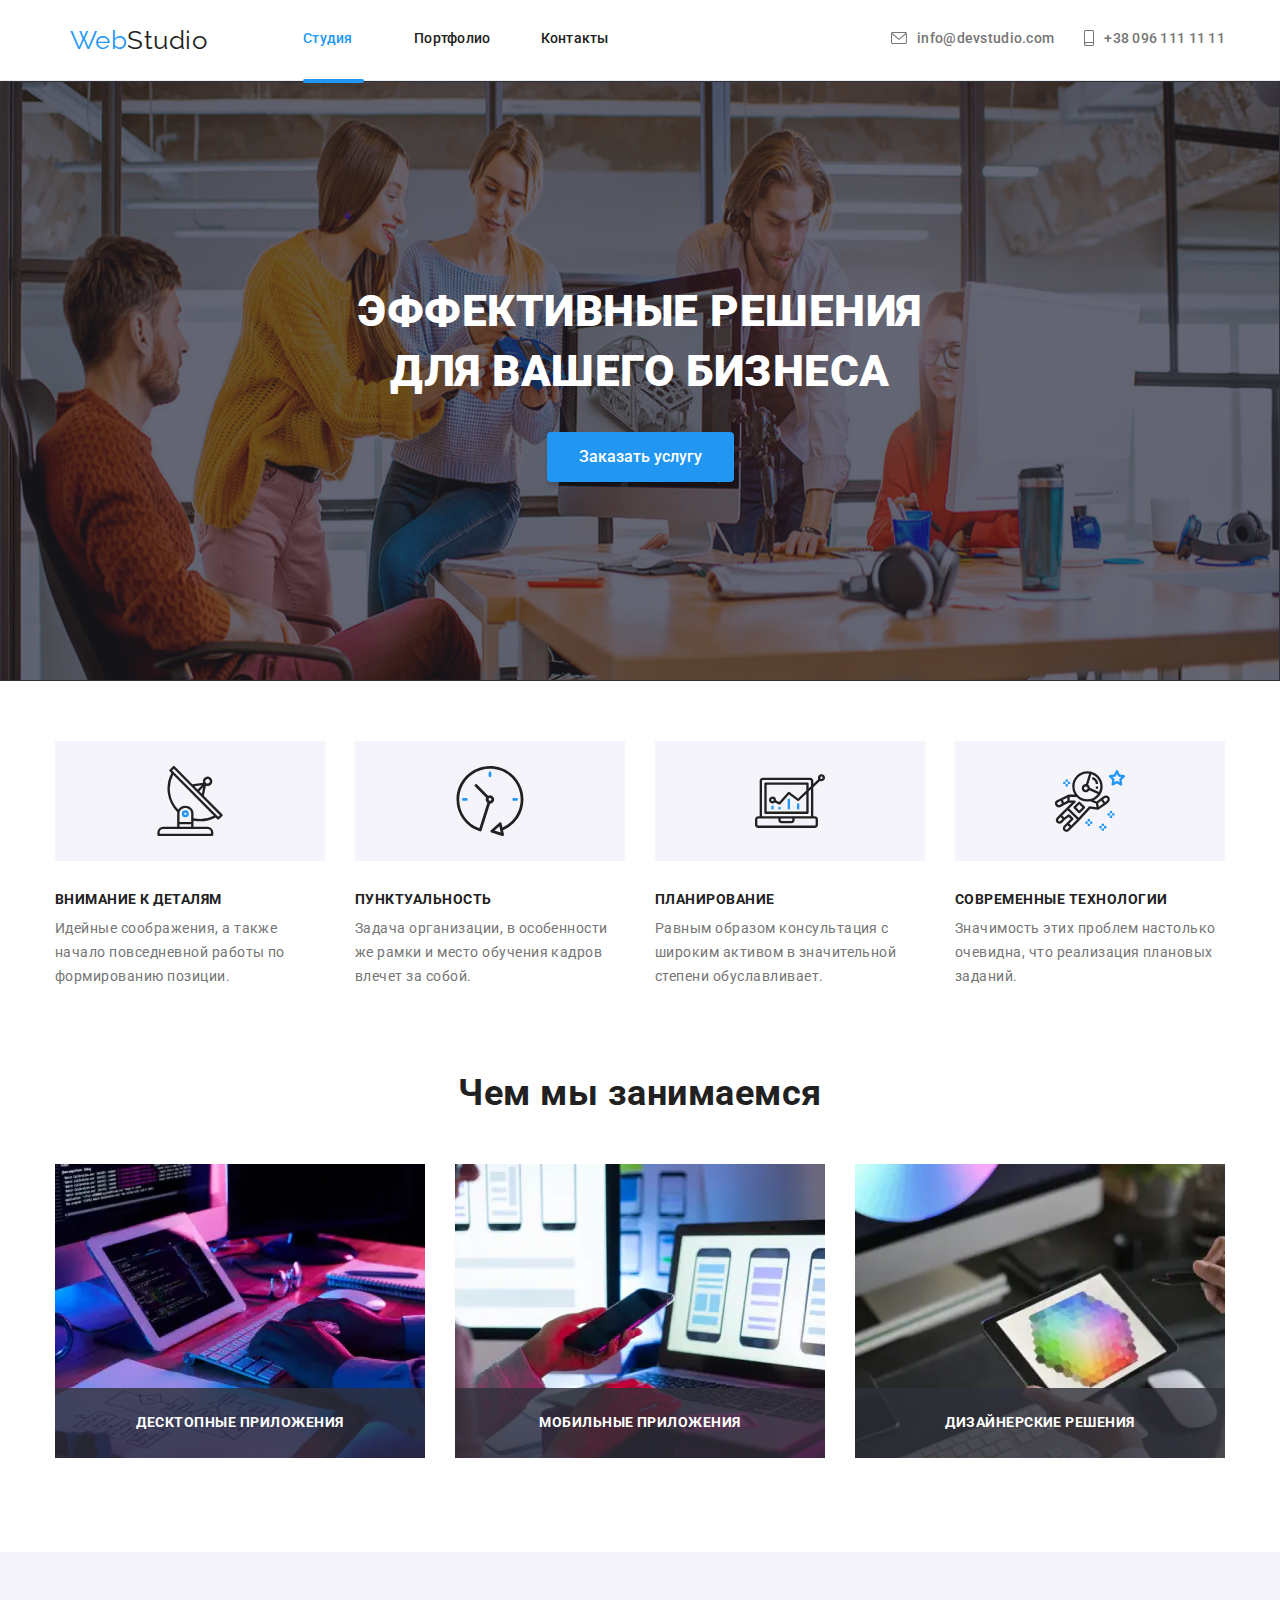
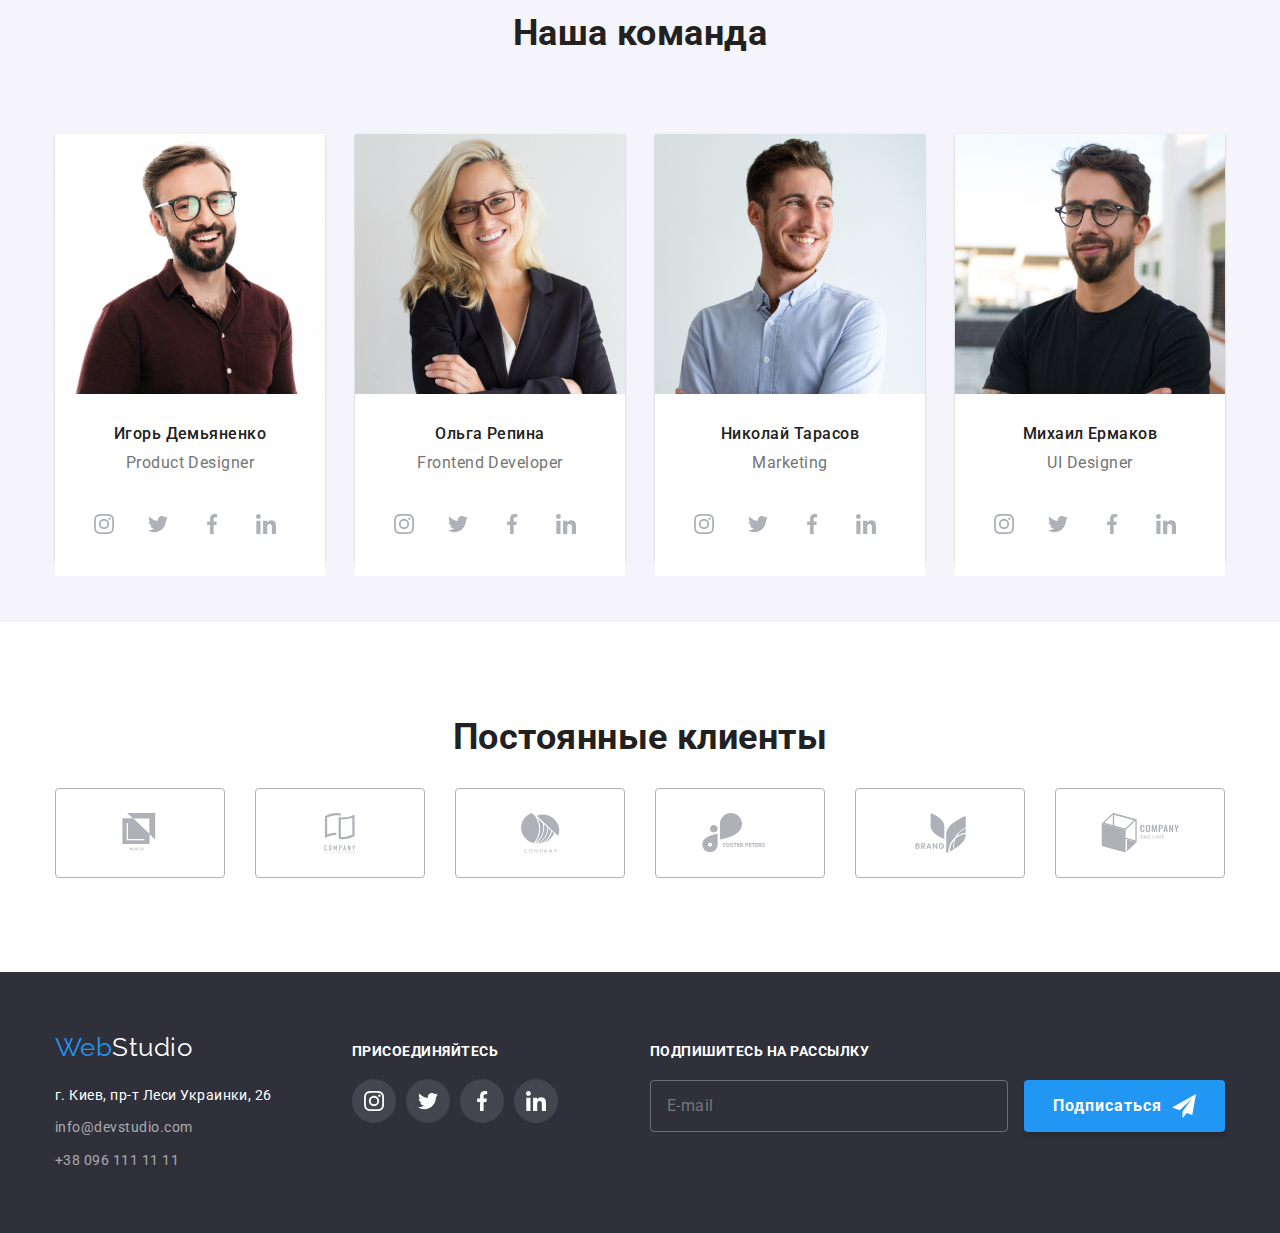
<file: index.html>
<!DOCTYPE html>
<html lang="ru">
    <head>
        <meta charset="UTF-8">
        <meta name="viewport" content="width=device-width, initial-scale=1.0">
        <title>Document</title>
        <link rel="preconnect" href="https://fonts.gstatic.com">
        <link rel="stylesheet" href="https://cdnjs.cloudflare.com/ajax/libs/animate.css/4.1.1/animate.min.css"/>
        <link href="https://fonts.googleapis.com/css2?family=Oleo+Script&family=Raleway:wght@700&family=Roboto:wght@400;500;700;900&display=swap" rel="stylesheet">
        <link rel="stylesheet" href="https://cdnjs.cloudflare.com/ajax/libs/modern-normalize/1.0.0/modern-normalize.min.css">
        <link rel="stylesheet" href="./css/main.min.css">
    </head>
    <body>
        <header class="header line">
            <div class="container">
                <nav class="site-nav">
                    <a href="./index.html" class="heder__logo logo" aria-label="логотип сайта" lang="en"><span class="logo-accent">Web</span>Studio</a>
                    <button type="button"
                     class="menu-button "
                     aria-expanded="false"
                     aria-controls="menu-container"
                    data-menu-button>
                    <svg width="40" height="40" aria-label="переключатель мобильного меню">
                        <use class="icon-cross"   href="./images/sprite.svg#icon-close_40px"></use>
                        <use class="icon-menu"  href="./images/sprite.svg#icon-menu_40px"></use>
                    </svg>
                    </button>
                    <div class="menu-container " id="menu-container" data-menu>
                        <div class="navigation">
                            <ul class="site-nav-list">
                                <li class="navigation__item"><a href="./index.html" class="site-nav-link current">Студия</a></li>
                                <li class="navigation__item"><a href="./portfolio.html" class="site-nav-link">Портфолио</a></li>
                                <li class="navigation__item"><a href="" class="site-nav-link">Контакты</a></li>
                            </ul>
                        </div>
                        <div class="contacts">
                            <ul class="site-nav-list-address">
                                <li class="contacts__item">
                                    <a href="info@devstudio.com" class="site-nav-link mail">
                                        <svg class="mail-svg" width="16px" height="12px">
                                            <use href="./images/sprite.svg#icon-envelope-hover"></use>
                                        </svg>
                                    info@devstudio.com </a>
                                </li>
                                <li class="contacts__item">
                                    <a href="mailto:tel:+380961111111" class="site-nav-link number">
                                        <svg class="number-svg" width="10px" height="16px">
                                            <use href="./images/sprite.svg#icon-smartphone"></use>
                                        </svg>
                                    +38 096 111 11 11
                                    </a>
                                </li>
                            </ul>  
                        </div>
                    </div>
                </nav>
            </div>
        </header>
        
        <main>
            <section class="hero">
                <div class="container hero-box">
                    <h1 class="hero-title">ЭФФЕКТИВНЫЕ РЕШЕНИЯ <br> ДЛЯ ВАШЕГО БИЗНЕСА</h1>
                        <button type="button" class="button-one" data-modal-open>Заказать услугу</button>
                </div>
                
            </section>
            
            <section class="section-skills">
                <div class="container feature-item">
                    <ul class="feature-list">
                        <li class="item">
                            <div class="section-skills__background">
                                <svg width="70px" height="70px">
                                    <use href="./images/sprite.svg#icon-antenna-1"></use>
                                </svg>
                            </div>
                            <h2 class="section-title">Внимание к деталям</h2>
                            <p class="text">
                                Идейные соображения, а также начало повседневной работы по формированию позиции.
                            </p>
                        </li>
                        <li class="item">
                            <div class="section-skills__background">
                                <svg width="70px" height="70px">
                                    <use href="./images/sprite.svg#icon-clock-1-1"></use>
                                </svg>
                            </div>
                            <h2 class="section-title">Пунктуальность</h2>
                            <p class="text">
                                Задача организации, в особенности же рамки и место обучения кадров влечет за собой.  
                            </p>
                        </li> 
                        <li class="item">
                            <div class="section-skills__background">
                                <svg width="70px" height="70px">
                                    <use href="./images/sprite.svg#icon-diagram-1"></use>
                                </svg>
                            </div>
                            <h2 class="section-title">Планирование</h2>
                            <p class="text">
                                Равным образом консультация с широким активом в значительной степени обуславливает. 
                            </p>
                        </li>
                        <li class="item">
                            <div class="section-skills__background">
                                <svg width="70px" height="70px">
                                    <use href="./images/sprite.svg#icon-astronaut-1"></use>
                                </svg>
                            </div>
                            <h2 class="section-title">Современные технологии</h2>
                            <p class="text">
                                Значимость этих проблем настолько очевидна, что реализация плановых заданий.
                            </p>
                        </li>
                    </ul>
                </div>
            </section>
            <section class="section-images">
                <div class="container">
                    <h2 class="section-images-title">Чем мы занимаемся</h2>
                    <ul class="activity-list">
                        <li class="section-images-link">
                            <picture>
                                <source
                                    srcset="./images/img.1-1x.webp 1x, ./images/img.1-2x.webp"
                                     media="(min-width: 1200px)" type="image/webp">
                                <source 
                                    srcset="./images/img.1-1x.jpg 1x, ./images/img.1-2x.jpg"
                                     media="(min-width: 1200px)"> 
                                <img 
                                     src="./images/img.1.jpg" 
                                     alt="Десктопные приложения">
                                    
                            </picture>
                            
                            <p class="position">Десктопные приложения</p>
                        </li>
                        <li class="section-images-link">
                            <picture>
                                <source
                                    srcset="./images/img.2-1x.webp 1x, ./images/img.2-2x.webp"
                                     media="(min-width: 1200px)" type="image/webp">
                                <source 
                                    srcset="./images/img.2-1x.jpg 1x, ./images/img.2-2x.jpg"
                                     media="(min-width: 1200px)">
                                <img 
                                     src="./images/img.2.jpg" 
                                     alt="Мобильные приложения">
                                    
                            </picture>
                            
                            <p class="position">Мобильные приложения</p>
                        </li>
                        <li class="section-images-link">
                            <picture>
                                <source
                                srcset="./images/img.3-1x.webp 1x, ./images/img.3-2x.webp"
                                 media="(min-width: 1200px)" type="image/webp">
                            <source 
                                srcset="./images/img.3-1x.jpg 1x, ./images/img.3-2x.jpg"
                                 media="(min-width: 1200px)">
                                <img 
                                     src="./images/img.3.jpg"alt="Дизайнерские решения">
                                    
                            </picture>
                            
                            <p class="position">Дизайнерские решения</p>
                        </li>
                    </ul>  
                </div>
            </section> 
            <section class="section-team">
                <div class="container">
                    <h2 class="section-team-title">Наша команда</h2>
                    <ul class="team-list"> 
                        <li class="team-list-link">
                            <img class="section-team__img" 
                                     src="./images/img1-2х.jpg" 
                                     alt="Игорь Демьяненко">
                            
                            <div class="team-title-info" >
                                <h3 class="team-title-name">Игорь Демьяненко</h3>
                                <p class="team-title-skills">
                                    <span lang="en">Product Designer</span>
                                </p>
                                <ul class="team-icon">
                                    <li class="svg-list-link">
                                        <a href="" class="svg-list-item team"> 
                                            <svg class="svg-list-icon team">
                                                <use href="./images/sprite.svg#icon-instagram-2"></use>
                                            </svg>
                                        </a>
                                    </li>
                                    <li class="svg-list-link">
                                        <a href="" class="svg-list-item team"> 
                                            <svg class="svg-list-icon team">
                                                <use href="./images/sprite.svg#icon-twitter-1"></use>
                                            </svg>
                                        </a>
                                    </li>
                                    <li class="svg-list-link">
                                        <a href="" class="svg-list-item team"> 
                                            <svg class="svg-list-icon team">
                                                <use href="./images/sprite.svg#icon-facebook-1"></use>
                                            </svg >
                                        </a>
                                    </li>
                                    <li class="svg-list-link"> 
                                        <a href="" class="svg-list-item team"> 
                                            <svg class="svg-list-icon team">
                                                <use href="./images/sprite.svg#icon-linkedin-1"></use>
                                            </svg>
                                        </a>
                                    </li>  
                                </ul>
                            </div>
                        </li>
                        <li class="team-list-link">
                                <img class="section-team__img" 
                                     src="./images/img2-2х.jpg" 
                                     alt="Ольга Репина">
                            <div class="team-title-info" >
                                <h3 class="team-title-name">Ольга Репина</h3>
                                <p class="team-title-skills">
                                    <span lang="en">Frontend Developer</span>
                                </p>
                                <ul class="team-icon">
                                    <li class="svg-list-link">
                                        <a href="" class="svg-list-item team"> 
                                            <svg class="svg-list-icon team">
                                                <use href="./images/sprite.svg#icon-instagram-2"></use>
                                            </svg>
                                        </a>
                                    </li>
                                    <li class="svg-list-link">
                                        <a href="" class="svg-list-item team"> 
                                            <svg class="svg-list-icon team">
                                                <use href="./images/sprite.svg#icon-twitter-1"></use>
                                            </svg>
                                        </a>
                                    </li>
                                    <li class="svg-list-link">
                                        <a href="" class="svg-list-item team"> 
                                            <svg class="svg-list-icon team">
                                                <use href="./images/sprite.svg#icon-facebook-1"></use>
                                            </svg >
                                        </a>
                                    </li>
                                    <li class="svg-list-link"> 
                                        <a href="" class="svg-list-item team"> 
                                            <svg class="svg-list-icon team">
                                                <use href="./images/sprite.svg#icon-linkedin-1"></use>
                                            </svg>
                                        </a>
                                    </li>  
                                </ul>
                            </div>
                        </li>
                        <li class="team-list-link">
                            <img class="section-team__img" 
                            src="./images/img3-2х.jpg" 
                            alt="Николай Тарасов">
                            <div class="team-title-info" >
                                <h3 class="team-title-name">Николай Тарасов</h3>
                                <p class="team-title-skills">
                                    <span lang="en">Marketing</span>
                                </p>
                                <ul class="team-icon">
                                    <li class="svg-list-link">
                                        <a href="" class="svg-list-item team"> 
                                            <svg class="svg-list-icon team">
                                                <use href="./images/sprite.svg#icon-instagram-2"></use>
                                            </svg>
                                        </a>
                                    </li>
                                    <li class="svg-list-link">
                                        <a href="" class="svg-list-item team"> 
                                            <svg class="svg-list-icon team">
                                                <use href="./images/sprite.svg#icon-twitter-1"></use>
                                            </svg>
                                        </a>
                                    </li>
                                    <li class="svg-list-link">
                                        <a href="" class="svg-list-item team"> 
                                            <svg class="svg-list-icon team">
                                                <use href="./images/sprite.svg#icon-facebook-1"></use>
                                            </svg >
                                        </a>
                                    </li>
                                    <li class="svg-list-link"> 
                                        <a href="" class="svg-list-item team"> 
                                            <svg class="svg-list-icon team">
                                                <use href="./images/sprite.svg#icon-linkedin-1"></use>
                                            </svg>
                                        </a>
                                    </li>  
                                </ul>
                            </div>
                        </li>
                        <li  class="team-list-link">
                            <img class="section-team__img" 
                            src="./images/img4-2х.jpg" 
                            alt="Михаил Ермаков">
                            <div class="team-title-info">
                                <h3 class="team-title-name">Михаил Ермаков</h3>
                                <p class="team-title-skills">
                                    <span lang="en">UI Designer</span>
                                </p>
                                
                                <ul class="team-icon">
                                    <li class="svg-list-link">
                                        <a href="" class="svg-list-item team"> 
                                            <svg class="svg-list-icon team">
                                                <use href="./images/sprite.svg#icon-instagram-2"></use>
                                            </svg>
                                        </a>
                                    </li>
                                    <li class="svg-list-link">
                                        <a href="" class="svg-list-item team"> 
                                            <svg class="svg-list-icon team">
                                                <use href="./images/sprite.svg#icon-twitter-1"></use>
                                            </svg>
                                        </a>
                                    </li>
                                    <li class="svg-list-link">
                                        <a href="" class="svg-list-item team"> 
                                            <svg class="svg-list-icon team">
                                                <use href="./images/sprite.svg#icon-facebook-1"></use>
                                            </svg >
                                        </a>
                                    </li>
                                    <li class="svg-list-link"> 
                                        <a href="" class="svg-list-item team"> 
                                            <svg class="svg-list-icon team">
                                                <use href="./images/sprite.svg#icon-linkedin-1"></use>
                                            </svg>
                                        </a>
                                    </li>  
                                </ul>

                            </div>
                        </li>
                    </ul>
                </div>
            </section>
            <section class="customers">
                <div class="container">
                    <h2 class="section-customers-title">Постоянные клиенты</h2>
                    <ul class="customers-list">
                        <li class="customers-list-link">
                            <a href="" class="customers-list-item"> 
                                <svg class="customers-svg" width="45" height="50">
                                    <use href="./images/sprite.svg#icon-logo-1"></use>
                                </svg>
                            </a>
                        </li>
                        <li class="customers-list-link">
                            <a href="" class="customers-list-item"> 
                                <svg class="customers-svg" width="40" height="50">
                                    <use href="./images/sprite.svg#icon-logo-2"></use>
                                </svg>
                            </a>
                        </li>
                        <li class="customers-list-link">
                            <a href="" class="customers-list-item"> 
                                <svg class="customers-svg" width="41" height="43">
                                    <use href="./images/sprite.svg#icon-logo-3"></use>
                                </svg>
                            </a>
                        </li>
                        <li class="customers-list-link">
                            <a href="" class="customers-list-item"> 
                                <svg class="customers-svg" width="79.66" height="y">
                                    <use href="./images/sprite.svg#icon-logo-4"></use>
                                </svg>
                            </a>
                        </li>
                        <li class="customers-list-link">
                            <a href="" class="customers-list-item"> 
                                <svg class="customers-svg" width="59" height="47">
                                    <use href="./images/sprite.svg#icon-logo-5"></use>
                                </svg>
                            </a>
                        </li>
                        <li class="customers-list-link"> 
                            <a href="" class="customers-list-item"> 
                                <svg class="customers-svg" width="89px" height="46px">
                                    <use href="./images/sprite.svg#icon-logo-6"></use>
                                </svg>
                            </a>
                        </li>
                    </ul>
                </div>
            </section>
        </main>

        <footer class="footer">
            <div class="container">
                
                <address class="address-icon">
                    <div class="address-icon__contacts">
                        <a href="./index.html" class="logo" aria-label="логотип сайта" lang="en"><span class="logo-accent">Web</span><span class="footer-logo">Studio</span></a>
                        <ul class="footer-list-address">
                            <li class="footer-address">
                                <a href="https://goo.gl/maps/ttQcyeFYQjjGrUDe8" class="footer-list-link address">г. Киев, пр-т Леси Украинки, 26</a> 
                            </li>
                            <li class="footer-address">
                                <a href="mailto:info@devstudio.com" class="footer-list-link">info@devstudio.com</a>
                             </li>
                             <li class="footer-address">
                                <a href="tel:+380961111111" class="footer-list-link">+38 096 111 11 11</a>
                            </li>
                        </ul>
                    </div>
                    <div class="address-box">
                        <p class="join">Присоединяйтесь</p>
                        <ul class="svg-icon">
                            <li class="svg-list-link">
                                <a href="" class="svg-list-item"> 
                                    <svg class="svg-list-icon">
                                        <use href="./images/sprite.svg#icon-instagram-2"></use>
                                    </svg>
                                </a>
                            </li>
                            <li class="svg-list-link">
                                <a href="" class="svg-list-item"> 
                                    <svg class="svg-list-icon">
                                        <use href="./images/sprite.svg#icon-twitter-1"></use>
                                    </svg>
                                </a>
                            </li>
                            <li class="svg-list-link">
                                <a href="" class="svg-list-item"> 
                                    <svg class="svg-list-icon">
                                        <use href="./images/sprite.svg#icon-facebook-1"></use>
                                    </svg >
                                </a>
                            </li>
                            <li class="svg-list-link"> 
                                <a href="" class="svg-list-item"> 
                                    <svg class="svg-list-icon">
                                        <use href="./images/sprite.svg#icon-linkedin-1"></use>
                                    </svg>
                                </a>
                            </li>  
                        </ul>
                    </div>

                    <div class="footer-box">
                        <form class="footer-form">
                            <p class="footer-form-paragraph">Подпишитесь на рассылку</p>
                            <input type="email" name="email" id="email" class="e-mail" placeholder="E-mail">
                            <button type="submit" class="footer-form-button">Подписаться
                                <svg class="footer-form-icon" width="24px" height="24px">
                                    <use href="./images/sprite.svg#icon-icon-send"></use>
                                </svg>
                            </button>
                        </form>
                    </div>
                </address>
            </div>
        </footer>

        <div class="backdrop is-hidden" data-modal>
            <div class="modal animate__zoomIn">
                <button class="close-btn" data-modal-close>
                    <svg class="close-icon" width="18px" height="18px">
                        <use href="./images/sprite.svg#icon-close-black-18dp-2-1"></use>
                    </svg>
                </button>
                
                <div class="form">
                    <form action=""></form>
                        <h2 class="modal-title">Оставьте свои данные, мы вам перезвоним</h2>
                        <div>
                            <label for="name" class="form-label">
                                <span class="form-lable">Имя</span>
                                <span class="form-lable-svg">
                                    <input type="text" class="form-input" name="name" id="name"/>
                                    <svg class="form-svg" width="18px" height="18px">
                                        <use href="./images/sprite.svg#icon-person-black-18dp-1"></use>
                                    </svg>
                                </span>
                            </label>

                            <label for="tel" class="form-label">
                                <span class="form-lable">Телефон</span>
                                <span class="form-lable-svg">
                                    <input type="tel" class="form-input" name="phone" id="phone"/>
                                    <svg class="form-svg" width="18px" height="18px">
                                        <use href="./images/sprite.svg#icon-phone-black-18dp-1"></use>
                                    </svg>
                                </span>
                            </label>
                            
                        
                            <label for="mail" class="form-label">
                                <span class="form-lable">Почта</span>
                                <span class="form-lable-svg">
                                    <input type="email" class="form-input" name="mail" id="mail"/>
                                    <svg class="form-svg" width="18px" height="18px">
                                        <use href="./images/sprite.svg#icon-email-black-18dp-1-1"></use>
                                    </svg>
                                </span>
                            </label>
                            
                            
                       
                            <label class="form-label" for="comment">
                                <span class="form-lable">Комментарий</span>
                                <textarea class="form-input comment" name="comment" id="comment" rows="7" placeholder="Введите текст"></textarea>

                            </label>
                            
                        
                            <div class="form-label-checkbox">
                                <input type="checkbox" name="checkbox" value="check" id="agree"/>
                                <label class="form-label check" for="agree">
                                    Соглашаюсь с рассылкой и принимаю<a class="conditions">Условия договора</a>
                                </label>
                            </div>
                            
                            <button class="button-one form-button" type="submit">Отправить</button>
                        </div>
                    </form>

                </div>
            </div>
        </div>

        <script src="./js/modal.js"></script>
        <script src="./js/menu.js"></script>
    </body>
</html>
</file>
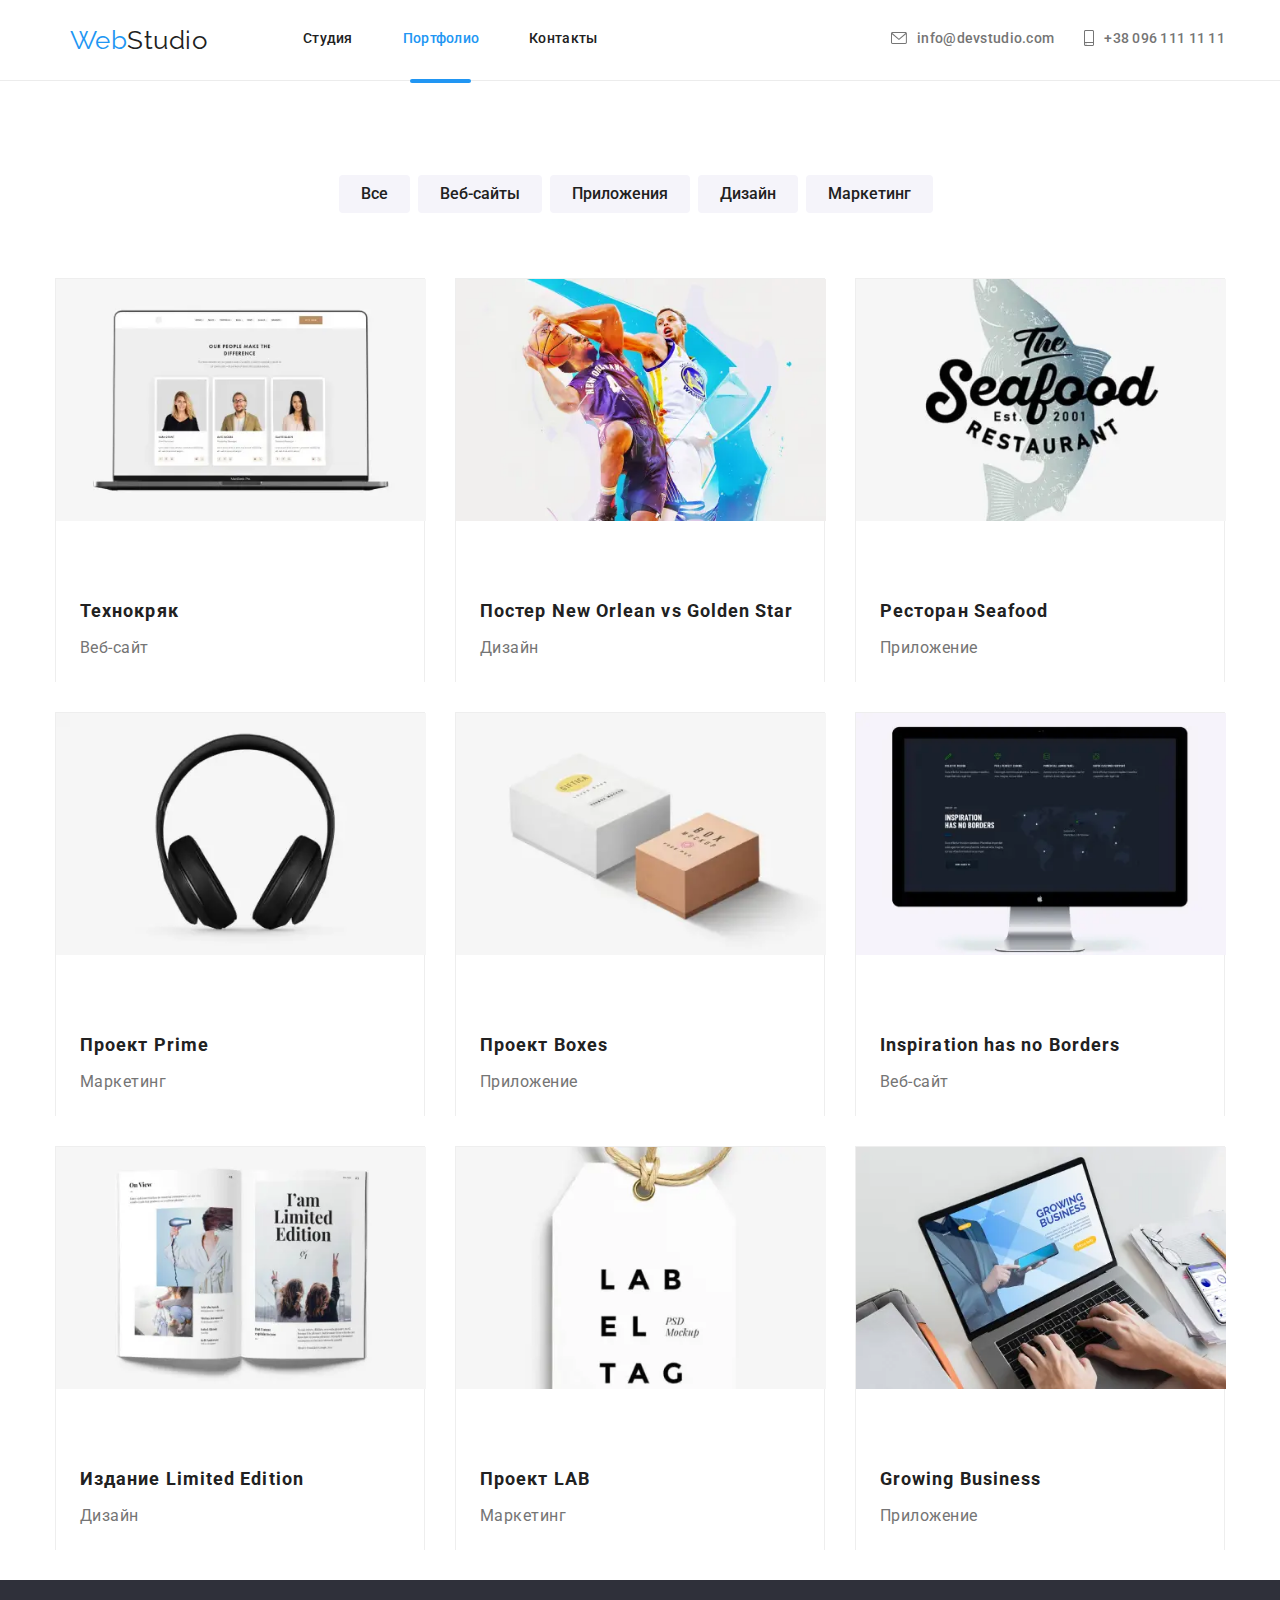
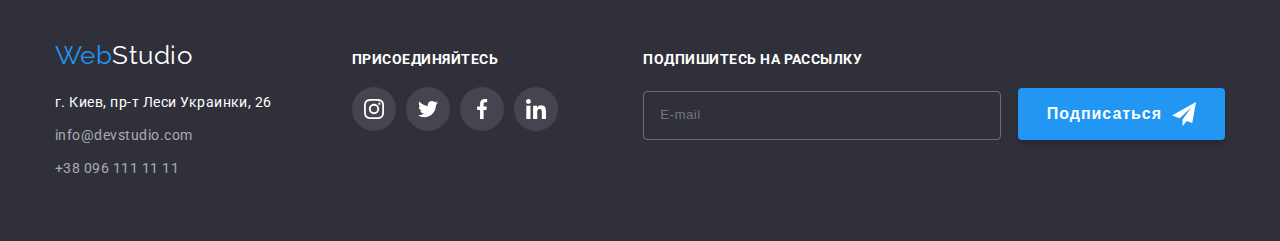
<file: portfolio.html>
<!DOCTYPE html>
<html lang="ru">
<head>
    <meta charset="UTF-8">
    <meta name="viewport" content="width=device-width, initial-scale=1.0">
    <title>Document</title>
    <link rel="preconnect" href="https://fonts.gstatic.com">
    <link href="https://fonts.googleapis.com/css2?family=Oleo+Script&family=Raleway:wght@700&family=Roboto:wght@400;500;700;900&display=swap" rel="stylesheet">
    <link href="https://cdnjs.cloudflare.com/ajax/libs/modern-normalize/1.0.0/modern-normalize.min.css">
    <link rel="stylesheet" href="./css/main.min.css">
</head>
<body>
    <header class="header line">
        <div class="container">
            <nav class="site-nav">
                <a href="./index.html" class="heder__logo logo" aria-label="логотип сайта" lang="en"><span class="logo-accent">Web</span>Studio</a>
                <button type="button"
                 class="menu-button "
                 aria-expanded="false"
                 aria-controls="menu-container"
                data-menu-button>
                <svg width="40" height="40" aria-label="переключатель мобильного меню">
                    <use class="icon-cross"   href="./images/sprite.svg#icon-close_40px"></use>
                    <use class="icon-menu"  href="./images/sprite.svg#icon-menu_40px"></use>
                </svg>
                </button>
                <div class="menu-container " id="menu-container" data-menu>
                    <div class="navigation">
                        <ul class="site-nav-list">
                            <li class="navigation__item"><a href="./index.html" class="site-nav-link ">Студия</a></li>
                            <li class="navigation__item"><a href="./portfolio.html" class="site-nav-link current">Портфолио</a></li>
                            <li class="navigation__item"><a href="" class="site-nav-link">Контакты</a></li>
                        </ul>
                    </div>
                    <div class="contacts">
                        <ul class="site-nav-list-address">
                            <li class="contacts__item">
                                <a href="info@devstudio.com" class="site-nav-link mail">
                                    <svg class="mail-svg" width="16px" height="12px">
                                        <use href="./images/sprite.svg#icon-envelope-hover"></use>
                                    </svg>
                                info@devstudio.com </a>
                            </li>
                            <li class="contacts__item">
                                <a href="mailto:tel:+380961111111" class="site-nav-link number">
                                    <svg class="number-svg" width="10px" height="16px">
                                        <use href="./images/sprite.svg#icon-smartphone"></use>
                                    </svg>
                                +38 096 111 11 11
                                </a>
                            </li>
                        </ul>  
                    </div>
                </div>
            </nav>
        </div>
    </header>
    <main>
        <section>
            <h1 hidden="tru">Портфолио</h1>
            <div class="container">
                <ul class="line-button">
                    <li>
                        <button type="button" class="line-button__portfolio button primary secondary">Все</button> 
                    </li>
                    <li>
                        <button type="button" class="line-button__portfolio button primary secondary"> Веб-сайты</button> 
                    </li>
                    <li>
                        <button type="button" class="line-button__portfolio button primary secondary">Приложения</button> 
                    </li>
                    <li>
                        <button type="button" class="line-button__portfolio button primary secondary">Дизайн</button> 
                    </li>
                    <li>
                        <button type="button" class="line-button__portfolio button primary secondary">Маркетинг</button>
                    </li>
                </ul>
                <ul class="flex-container">
                                    <li class="flex-element">
                                        <a href="" class="portfolio-list">
                                            <div class="portfolio-card">
                                                <picture>
                                                    <source 
                                                        srcset="./images/img11-1х.webp 1x, ./images/img11-2х.webp 2x"
                                                         media="(min-width: 480px)" type="image/webp">
                                                    <source 
                                                        srcset="./images/img11-1х.jpg 1x, ./images/img11-2х.jpg 2x"
                                                         media="(min-width: 480px)" >
                                                    <source 
                                                        srcset="./images/img11-t1x.webp 1x, ./images/img11-t2x.webp 2x"
                                                         media="(min-width: 768px)" type="image/webp">
                                                   <source 
                                                         srcset="./images/img11-t1x.jpg 1x, ./images/img11-t2x.jpg 2x"
                                                          media="(min-width: 768px)" >     
                                                    <source 
                                                        srcset="./images/img11.webp 1x, ./images/img11-d2x.webp"
                                                         media="(min-width: 1200px)" type="image/webp">
                                                    <source 
                                                        srcset="./images/img11.webp 1x, ./images/img11-d2x.webp 2x"
                                                         media="(min-width: 1200px)" >
                
                                                    <img src="images/img11.jpg" alt="Технокряк">
                                                        
                                                </picture>
                                                <p class="position-portfolio">Технокряк это современная площадка распространения коронавируса. Компании используют эту платформу для цифрового шпионажа и атак на защищённые сервера конкурентов.</p>
                                            </div>
                                            
                                            <div class="portfolio-info">
                                                <h2 class="force-name">Технокряк</h2>
                                                <p class="force-text">Веб-сайт</p>
                                            </div>
                                        </a>
                
                                    </li>
                
                                    <li class="flex-element">
                                        <a href="" class="portfolio-list">
                                            <div class="portfolio-card">
                                                <picture>
                                                    <source 
                                                        srcset="./images/img22-1х.webp 1x, ./images/img22-2х.webp 2x"
                                                         media="(min-width: 480px)" type="image/webp">
                                                    <source 
                                                        srcset="./images/img22-1х.jpg 1x, ./images/img22-2х.jpg 2x"
                                                         media="(min-width: 480px)" >
                                                    <source 
                                                        srcset="./images/img22-t1x.webp 1x, ./images/img22-t2x.webp 2x"
                                                         media="(min-width: 768px)" type="image/webp">
                                                   <source 
                                                         srcset="./images/img22-t1x.jpg 1x, ./images/img22-t2x.jpg 2x"
                                                          media="(min-width: 768px)" >     
                                                    <source 
                                                        srcset="./images/img22.webp 1x, ./images/img22-d2x.webp"
                                                         media="(min-width: 1200px)" type="image/webp">
                                                    <source 
                                                        srcset="./images/img22.webp 1x, ./images/img22-d2x.webp 2x"
                                                         media="(min-width: 1200px)" >
                                                <img src="images/img22.jpg" alt="Постер New Orlean vs Golden Star">                                      
                                                </picture>
                                                <p class="position-portfolio">Lorem ipsum dolor sit amet consectetur adipisicing elit. Sint iste laborum dignissimos omnis incidunt reprehenderit animi asperiores nulla quaerat expedita assumenda dolores, temporibus veritatis quam, aut eos? Fugit, eveniet eius.</p>
                                            </div>
                                            
                                            <div class="portfolio-info">
                                                <h2 class="force-name">Постер <span lang="en">New Orlean vs Golden Star</span></h2>
                                                <p class="force-text">Дизайн</p>
                                            </div>
                                        </a>
                                    </li>
                
                                    <li class="flex-element">
                                        <a href="" class="portfolio-list">
                                            <div class="portfolio-card">
                                                <picture>
                                                    <source 
                                                        srcset="./images/img33-1х.webp 1x, ./images/img33-2х.webp 2x"
                                                         media="(min-width: 480px)" type="image/webp">
                                                    <source 
                                                        srcset="./images/img33-1х.jpg 1x, ./images/img33-2х.jpg 2x"
                                                         media="(min-width: 480px)" >
                                                    <source 
                                                        srcset="./images/img33-t1x.webp 1x, ./images/img33-t2x.webp 2x"
                                                         media="(min-width: 768px)" type="image/webp">
                                                   <source 
                                                         srcset="./images/img33-t1x.jpg 1x, ./images/img33-t2x.jpg 2x"
                                                          media="(min-width: 768px)" >     
                                                    <source 
                                                        srcset="./images/img33.webp 1x, ./images/img33-d2x.webp"
                                                         media="(min-width: 1200px)" type="image/webp">
                                                    <source 
                                                        srcset="./images/img33.webp 1x, ./images/img33-d2x.webp 2x"
                                                         media="(min-width: 1200px)" >
                
                                                    <img src="images/img33.jpg" alt="Ресторан Seafood">                                      
                                                </picture>
                                                <p class="position-portfolio">Lorem ipsum dolor sit amet consectetur adipisicing elit. Nemo deserunt quia vitae tenetur dolor, debitis facilis, quod ad pariatur velit cumque magni. Eaque, facere explicabo unde fugit cum impedit excepturi!</p>
                                            </div>
                
                                            <div class="portfolio-info">
                                                <h2 class="force-name">Ресторан <span lang="en">Seafood</span></h2>
                                                <p class="force-text">Приложение</p>
                                            </div>
                                        </a>
                                    </li>
                                    <li class="flex-element">
                                        <a href="" class="portfolio-list">
                                            <div class="portfolio-card">
                                                <picture>
                                                    <source 
                                                        srcset="./images/img44-1х.webp 1x, ./images/img44-2х.webp 2x"
                                                         media="(min-width: 480px)" type="image/webp">
                                                    <source 
                                                        srcset="./images/img44-1х.jpg 1x, ./images/img44-2х.jpg 2x"
                                                         media="(min-width: 480px)" >
                                                    <source 
                                                        srcset="./images/img44-t1x.webp 1x, ./images/img44-t2x.webp 2x"
                                                         media="(min-width: 768px)" type="image/webp">
                                                   <source 
                                                         srcset="./images/img44-t1x.jpg 1x, ./images/img44-t2x.jpg 2x"
                                                          media="(min-width: 768px)" >     
                                                    <source 
                                                        srcset="./images/img44.webp 1x, ./images/img44-d2x.webp"
                                                         media="(min-width: 1200px)" type="image/webp">
                                                    <source 
                                                        srcset="./images/img44.webp 1x, ./images/img44-d2x.webp 2x"
                                                         media="(min-width: 1200px)" >
                
                                                    <img src="images/img44.jpg" alt="Проект Prime">                                      
                                                </picture>
                                                <p class="position-portfolio">Lorem ipsum dolor sit, amet consectetur adipisicing elit. Nulla consequuntur accusamus voluptatum delectus, mollitia corrupti! Veniam tempore eligendi quo voluptate vitae, suscipit voluptatem ipsam iusto, possimus natus, architecto ab repellendus?</p>
                                            </div>
                
                                            <div class="portfolio-info">
                                                <h2 class="force-name">Проект <span lang="en">Prime</span> </h2>
                                                <p class="force-text">Маркетинг</p>
                                            </div>
                                        </a>
                                    </li>
                
                                    <li class="flex-element">
                                        <a href="" class="portfolio-list">
                                            <div class="portfolio-card">
                                                <picture>
                                                    <source 
                                                        srcset="./images/img55-1х.webp 1x, ./images/img55-2х.webp 2x"
                                                         media="(min-width: 480px)" type="image/webp">
                                                    <source 
                                                        srcset="./images/img55-1х.jpg 1x, ./images/img55-2х.jpg 2x"
                                                         media="(min-width: 480px)" >
                                                    <source 
                                                        srcset="./images/img55-t1x.webp 1x, ./images/img55-t2x.webp 2x"
                                                         media="(min-width: 768px)" type="image/webp">
                                                   <source 
                                                         srcset="./images/img55-t1x.jpg 1x, ./images/img55-t2x.jpg 2x"
                                                          media="(min-width: 768px)" >     
                                                    <source 
                                                        srcset="./images/img55.webp 1x, ./images/img55-d2x.webp"
                                                         media="(min-width: 1200px)" type="image/webp">
                                                    <source 
                                                        srcset="./images/img55.webp 1x, ./images/img55-d2x.webp 2x"
                                                         media="(min-width: 1200px)" >
                                                     <img src="images/img55.jpg" alt="Проект Boxes">                                      
                                                </picture>
                                                <p class="position-portfolio">Lorem ipsum dolor sit amet, consectetur adipisicing elit. Rerum, excepturi sint tempora ullam veniam, ut nisi odit inventore, facilis repellendus exercitationem. Sit praesentium eius placeat optio doloribus et quo accusantium.</p>
                                            </div>
                                            
                                            <div class="portfolio-info">
                                                    <h2 class="force-name">Проект <span lang="en">Boxes</span></h2>
                                                <p class="force-text" >Приложение</p>
                                            </div>
                                        </a>
                                    </li>
                
                                    <li class="flex-element">
                                        <a href="" class="portfolio-list">
                                            <div class="portfolio-card">
                                                <picture>
                                                    <source 
                                                        srcset="./images/img66-1х.webp 1x, ./images/img66-2х.webp 2x"
                                                         media="(min-width: 480px)" type="image/webp">
                                                    <source 
                                                        srcset="./images/img66-1х.jpg 1x, ./images/img66-2х.jpg 2x"
                                                         media="(min-width: 480px)" >
                                                    <source 
                                                        srcset="./images/img66-t1x.webp 1x, ./images/img66-t2x.webp 2x"
                                                         media="(min-width: 768px)" type="image/webp">
                                                   <source 
                                                         srcset="./images/img66-t1x.jpg 1x, ./images/img66-t2x.jpg 2x"
                                                          media="(min-width: 768px)" >     
                                                    <source 
                                                        srcset="./images/img66.webp 1x, ./images/img66-d2x.webp"
                                                         media="(min-width: 1200px)" type="image/webp">
                                                    <source 
                                                        srcset="./images/img66.webp 1x, ./images/img66-d2x.webp 2x"
                                                         media="(min-width: 1200px)" >
                                                    <img src="images/img66.jpg" alt="Inspiration has no Borders">                                      
                                                </picture>
                                                <p class="position-portfolio">Lorem ipsum dolor sit amet consectetur adipisicing elit. Consequuntur doloribus odit, consequatur debitis fuga reprehenderit optio ipsam autem sunt et illo? Ipsa quam excepturi tenetur veritatis delectus dignissimos minima nesciunt?</p>
                                            </div>
                                            
                                            <div class="portfolio-info">
                                                    <h2 lang="en"class="force-name">Inspiration has no Borders</h2>
                                                <p class="force-text" >Веб-сайт</p>
                                            </div>
                                        </a>
                                    </li>
                                    <li class="flex-element">
                                        <a href="" class="portfolio-list">
                                            <div class="portfolio-card">
                                                <picture>
                                                    <source 
                                                        srcset="./images/img77-1х.webp 1x, ./images/img77-2х.webp 2x"
                                                         media="(min-width: 480px)" type="image/webp">
                                                    <source 
                                                        srcset="./images/img77-1х.jpg 1x, ./images/img77-2х.jpg 2x"
                                                         media="(min-width: 480px)" >
                                                    <source 
                                                        srcset="./images/img77-t1x.webp 1x, ./images/img77-t2x.webp 2x"
                                                         media="(min-width: 768px)" type="image/webp">
                                                   <source 
                                                         srcset="./images/img77-t1x.jpg 1x, ./images/img77-t2x.jpg 2x"
                                                          media="(min-width: 768px)" >     
                                                    <source 
                                                        srcset="./images/img77.webp 1x, ./images/img77-d2x.webp"
                                                         media="(min-width: 1200px)" type="image/webp">
                                                    <source 
                                                        srcset="./images/img77.webp 1x, ./images/img77-d2x.webp 2x"
                                                         media="(min-width: 1200px)" >
                                                    <img src="images/img77.jpg" alt="Издание Limited Edition">                                      
                                                </picture>
                                                <p class="position-portfolio">Lorem ipsum dolor sit amet consectetur, adipisicing elit. Vel exercitationem earum reiciendis praesentium tenetur iusto in, illo rerum harum eos totam ipsam consequuntur, magni inventore ullam placeat, corporis adipisci nesciunt.</p>
                                            </div>
                
                                            <div class="portfolio-info">
                                                <h2 class="force-name">Издание <span lang="en"> Limited Edition</span></h2>
                                                <p class="force-text">Дизайн</p>
                                            </div>
                                        </a>
                                    </li>
                                     <li class="flex-element">
                                        <a href="" class="portfolio-list">
                                            <div class="portfolio-card">
                                                <picture>
                                                    <source 
                                                        srcset="./images/img88-1х.webp 1x, ./images/img88-2х.webp 2x"
                                                         media="(min-width: 480px)" type="image/webp">
                                                    <source 
                                                        srcset="./images/img88-1х.jpg 1x, ./images/img88-2х.jpg 2x"
                                                         media="(min-width: 480px)" >
                                                    <source 
                                                        srcset="./images/img88-t1x.webp 1x, ./images/img88-t2x.webp 2x"
                                                         media="(min-width: 768px)" type="image/webp">
                                                   <source 
                                                         srcset="./images/img88-t1x.jpg 1x, ./images/img88-t2x.jpg 2x"
                                                          media="(min-width: 768px)" >     
                                                    <source 
                                                        srcset="./images/img88.webp 1x, ./images/img88-d2x.webp"
                                                         media="(min-width: 1200px)" type="image/webp">
                                                    <source 
                                                        srcset="./images/img88.webp 1x, ./images/img88-d2x.webp 2x"
                                                         media="(min-width: 1200px)" >
                                                    <img src="images/img88.jpg" alt="Проект LAB">                                      
                                                </picture>
                                                <p class="position-portfolio">Lorem ipsum dolor sit amet consectetur adipisicing elit. Sint asperiores fuga enim laborum quod. Repellendus quis eveniet at? Placeat illo autem quidem. Fuga ullam possimus laudantium maxime officiis nulla molestiae.</p>
                                            </div>
                                            
                                            <div class="portfolio-info">
                                                <h2 class="force-name">Проект <span lang="en">LAB</span></h2>
                                                <p class="force-text">Маркетинг</p>
                                            </div>
                                        </a>
                                    </li>
                                     <li class="flex-element">
                                        <a href="" class="portfolio-list">
                                            <div class="portfolio-card">
                                                <picture>
                                                    <source 
                                                        srcset="./images/img99-1х.webp 1x, ./images/img99-2х.webp 2x"
                                                         media="(min-width: 480px)" type="image/webp">
                                                    <source 
                                                        srcset="./images/img99-1х.jpg 1x, ./images/img99-2х.jpg 2x"
                                                         media="(min-width: 480px)" >
                                                    <source 
                                                        srcset="./images/img99-t1x.webp 1x, ./images/img99-t2x.webp 2x"
                                                         media="(min-width: 768px)" type="image/webp">
                                                   <source 
                                                         srcset="./images/img99-t1x.jpg 1x, ./images/img99-t2x.jpg 2x"
                                                          media="(min-width: 768px)" >     
                                                    <source 
                                                        srcset="./images/img99.webp 1x, ./images/img99-d2x.webp"
                                                         media="(min-width: 1200px)" type="image/webp">
                                                    <source 
                                                        srcset="./images/img99.webp 1x, ./images/img99-d2x.webp 2x"
                                                         media="(min-width: 1200px)" >
                                                    <img src="images/img99.jpg" alt="Growing Business">                                      
                                                </picture>
                                                <p class="position-portfolio">Lorem ipsum dolor sit amet consectetur adipisicing elit. Illum atque hic praesentium animi natus recusandae cupiditate? Explicabo nam error atque at? Perspiciatis rem quia iste numquam fuga dignissimos cupiditate sit.</p>
                                            </div>
                                            
                                            <div class="portfolio-info">
                                                <h2 lang="en"class="force-name">Growing Business</h2>
                                                <p class="force-text" >Приложение</p>
                                            </div>
                                        </a>
                                    </li>
                
                                </ul>
        </section>
    </main>
    <footer class="footer">
        <div class="container">
            
            <address class="address-icon">
                <div class="address-icon__contacts">
                    <a href="./index.html" class="logo" aria-label="логотип сайта" lang="en"><span class="logo-accent">Web</span><span class="footer-logo">Studio</span></a>
                    <ul class="footer-list-address">
                        <li class="footer-address">
                            <a href="https://goo.gl/maps/ttQcyeFYQjjGrUDe8" class="footer-list-link address">г. Киев, пр-т Леси Украинки, 26</a> 
                        </li>
                        <li class="footer-address">
                            <a href="mailto:info@devstudio.com" class="footer-list-link">info@devstudio.com</a>
                         </li>
                         <li class="footer-address">
                            <a href="tel:+380961111111" class="footer-list-link">+38 096 111 11 11</a>
                        </li>
                    </ul>
                </div>
                <div class="address-box">
                    <p class="join">Присоединяйтесь</p>
                    <ul class="svg-icon">
                        <li class="svg-list-link">
                            <a href="" class="svg-list-item"> 
                                <svg class="svg-list-icon">
                                    <use href="./images/sprite.svg#icon-instagram-2"></use>
                                </svg>
                            </a>
                        </li>
                        <li class="svg-list-link">
                            <a href="" class="svg-list-item"> 
                                <svg class="svg-list-icon">
                                    <use href="./images/sprite.svg#icon-twitter-1"></use>
                                </svg>
                            </a>
                        </li>
                        <li class="svg-list-link">
                            <a href="" class="svg-list-item"> 
                                <svg class="svg-list-icon">
                                    <use href="./images/sprite.svg#icon-facebook-1"></use>
                                </svg >
                            </a>
                        </li>
                        <li class="svg-list-link"> 
                            <a href="" class="svg-list-item"> 
                                <svg class="svg-list-icon">
                                    <use href="./images/sprite.svg#icon-linkedin-1"></use>
                                </svg>
                            </a>
                        </li>  
                    </ul>
                </div>

                <div class="footer-box">
                    <form class="footer-form">
                        <p class="footer-form-paragraph">Подпишитесь на рассылку</p>
                        <input type="email" name="email" id="email" class="e-mail" placeholder="E-mail">
                        <button type="submit" class="footer-form-button">Подписаться
                            <svg class="footer-form-icon" width="24px" height="24px">
                                <use href="./images/sprite.svg#icon-icon-send"></use>
                            </svg>
                        </button>
                    </form>
                </div>
            </address>
        </div>
    </footer>

    <script src="./js/modal.js"></script>
        <script src="./js/menu.js"></script>
</body>
</html>
</file>
<file: css/main.min.css>
:root{--primary-texst-color: rgba(117, 117, 117, 1);--title-texst-color: #212121;--accent-color: #2196F3;--primary-white-color: #FFFFFF;--primary-background-color: #e5e5e5;--icon-color: #AFB1B8;--timing-function: 250ms cubic-bezier(0.4, 0, 0.2, 1)}:root{-moz-tab-size:4;tab-size:4}h1,h2,h3,h4,p,ul{margin:0px;padding:0px}body{font-family:Roboto, sans-serif;letter-spacing:0.03em;margin:0}body.modal-open{overflow:hidden}main{background-color:var(--primary-white-color)}ul{padding-inline-start:0px}li{list-style-type:none}a{text-decoration:none;transition:var(--timing-function)}img{display:block;max-width:100%;height:auto}.container{padding-left:15px;padding-right:15px;margin-left:auto;margin-right:auto;border:none}@media screen and (max-width: 767px){.contacts{margin-top:60px}.contacts__item{margin-top:15px}.navigation__item:not(:last-child){margin-bottom:40px}.current::after{content:'';transform:translateY(8px);left:0;bottom:0px;display:block;height:4px;border-radius:2px;background-color:var(--accent-color)}}@media screen and (min-width: 768px){.current::after{content:'';transform:translateY(33px);left:0;bottom:0px;display:block;width:100%;height:4px;border-radius:2px;background-color:var(--accent-color)}.site-nav{height:80px;align-items:center}button.menu-button{display:none}.site-nav-list{display:flex}.navigation{padding-top:32px;padding-bottom:32px}.navigation__item:not(:last-child){margin-right:50px;margin-bottom:0}.contacts{margin-top:21px;margin-bottom:21px}.contacts__item:nth-child(-n+1){margin-bottom:10px}}@media screen and (max-width: 767px){.menu-container{display:none;position:absolute;text-align:center;padding-top:60px;padding-bottom:60px;top:100%;left:0;width:100%;background-color:#fff;height:393px}.menu-container.is-open{display:block}}@media screen and (min-width: 768px){.menu-container{display:flex;justify-content:space-between;flex-grow:1}}@media screen and (min-width: 1200px){.site-nav{align-items:baseline}.site-nav-list-address{display:flex;margin-left:auto}.contacts{margin-top:32px}.contacts__item:nth-child(-n+1){margin-bottom:0;margin-right:30px}}.menu-button{display:inline-flex;margin:0;margin-left:auto;margin-bottom:10px;margin-top:10px;margin-right:15px;padding:0;border:none;justify-content:center;background-color:#fff}.menu-button .icon-cross{display:none}.menu-button.is-open .icon-cross{display:block}.menu-button.is-open .icon-menu{display:none}.site-nav{display:flex;align-items:center}.site-nav .item{outline:1px solid transparent}.header{position:relative;border-bottom:1px solid #ECECEC;background-color:var(--primary-white-color)}.header .line{height:0px;left:0px;top:80px;border:1px solid #ECECEC}.site-nav-link{align-items:center;display:block;color:var(--title-texst-color);font-weight:500;font-size:14px;line-height:16px;letter-spacing:0.02em}@media screen and (min-width: 1200px){.site-nav-link{padding-top:32px;padding-bottom:32px}}.site-nav-link:hover,.site-nav-link:focus{color:var(--accent-color)}.site-nav-link.mail{display:inline-flex;align-items:center;font-style:normal;color:var(--primary-texst-color)}.site-nav-link.mail:hover,.site-nav-link.mail:focus{color:var(--accent-color)}.site-nav-link.number{display:inline-flex;align-items:center;font-style:normal;color:var(--primary-text-color);fill:var(--title-texst-color)}.site-nav-link.number:hover,.site-nav-link.number:focus{color:var(--accent-color)}.contacts__item{align-items:center}.mail-svg{fill:currentColor;margin-right:10px}.number-svg{fill:currentColor;margin-right:10px}.current{color:var(--accent-color)}.mobile-menu{position:fixed;top:0;left:0;width:100%;height:100%;background-color:#000;z-index:999;transform:translateX(-100%);transition:transform 500ms li}.mobile-menu.is-open{transform:translateX(0)}.mobile-menu.content{height:100%;background-color:#fff;width:70%}.current::after{content:'';bottom:0px;display:block;margin-left:auto;margin-right:auto;height:4px;width:61px;align-items:center;border-radius:2px;background-color:var(--accent-color)}.hero-title{color:var(--primary-white-color);text-transform:uppercase;padding-top:118px;padding-bottom:30px;font-style:normal;font-weight:900;font-size:26px;line-height:42px}@media screen and (min-width: 1200px){.hero-title{font-size:44px;line-height:1.36}}.hero{background-color:#2F303A;background-position:center;background-repeat:no-repeat;background-image:linear-gradient(rgba(47,48,58,0.4), rgba(47,48,58,0.4)),url("../images/hero_desk-2x.jpg");background-size:100% 100%;border:1px solid transparent;min-height:400px}.container.hero-box{text-align:center}.button-one{display:inline-block;padding:10px 32px;margin-bottom:118px;border-radius:4px;text-align:center;height:50px;color:var(--primary-white-color);background-color:var(--accent-color);font-weight:500;font-size:16px;line-height:1.62;border:none;border-radius:4px;cursor:pointer;box-shadow:0px 4px 4px rgba(0,0,0,0.15)}.button-one:hover,.button-one:focus{color:var(--primary-white-color);background-color:var(--accent-color)}@media screen and (min-device-pixel-ratio: 2) and (min-width: 320px), screen and (min-resolution: 192dpi) and (min-width: 320px), screen and (min-resolution: 2dppx) and (min-width: 320px){.hero{background-image:linear-gradient(rgba(47,48,58,0.4), rgba(47,48,58,0.4)),url("../images/hero-2x.jpg");background-size:480px 100%}}@media screen and (min-device-pixel-ratio: 2) and (min-width: 768px), screen and (min-resolution: 192dpi) and (min-width: 768px), screen and (min-resolution: 2dppx) and (min-width: 768px){.hero{background-image:linear-gradient(rgba(47,48,58,0.4), rgba(47,48,58,0.4)),url("../images/hero_tablet-2x.jpg");background-size:768px 100%}}@media screen and (min-device-pixel-ratio: 2) and (min-width: 1200px), screen and (min-resolution: 192dpi) and (min-width: 1200px), screen and (min-resolution: 2dppx) and (min-width: 1200px){.hero{background-image:linear-gradient(rgba(47,48,58,0.4), rgba(47,48,58,0.4)),url("../images/hero_desk-2x.jpg");background-size:1600px 600px}}@media screen and (min-width: 1200px){.hero{min-height:600px}.hero-title{padding-top:200px}}.footer-form-paragraph{margin-top:60px;font-weight:700;font-size:14px;line-height:1.14;text-transform:uppercase;font-style:normal;font-weight:bold;color:var(--primary-white-color);margin-bottom:20px}.e-mail{line-height:1.25;letter-spacing:0.03em;margin-bottom:30px;padding-top:15px;padding-bottom:15px;padding-left:16px;border:1px solid rgba(255,255,255,0.3);border-radius:4px;background-color:transparent;margin-right:12px;width:450px}.footer-form-button{display:inline-flex;align-items:center;font-weight:bold;font-size:16px;line-height:1.88;text-align:center;letter-spacing:0.06em;color:var(--primary-white-color);background-color:var(--accent-color);box-shadow:0px 4px 4px rgba(0,0,0,0.15);border-radius:4px;border:1px solid transparent;padding:10px 28px}.footer-form-icon{margin-left:10px}html{line-height:1.15;-webkit-text-size-adjust:100%}*,::after,::before{box-sizing:border-box}.footer{background:#2F303A}.footer.logo{font-family:Raleway;font-style:normal}.footer-list-address{margin-top:20px;margin-right:10px}.footer-address{margin-top:9px}.footer-list-link{font-family:Roboto;font-style:normal;font-weight:400;font-style:400;font-size:14px;line-height:1.71;color:rgba(255,255,255,0.6)}.footer-list-link:hover,.footer-list-link:focus{color:var(--accent-color)}.footer-list-link.address:hover,.footer-list-link.address:focus{color:var(--accent-color)}.footer-list-link.address{color:var(--primary-white-color)}.join{margin-bottom:20px;font-weight:bold;font-size:14px;line-height:16px;font-style:normal;text-transform:uppercase;color:#FFFFFF}.site-nav-link.number:hover,.site-nav-link.number:focus{color:var(--accent-color)}.site-nav-link.number{color:#757575}.address-icon{align-items:baseline;justify-content:flex-start}.svg-icon{display:flex;justify-content:center}.svg-list-icon{width:20px;height:20px}.svg-list-link{margin-right:10px;width:44px;height:44px}.svg-list-item{align-items:center;justify-content:center;display:inline-flex;padding:12px;width:44px;height:44px;background-color:rgba(255,255,255,0.1);border-radius:50%;fill:var(--primary-white-color)}.svg-list-item:hover,.svg-list-item:focus{color:var(--primary-white-color);background-color:var(--accent-color)}@media screen and (max-width: 767px){.footer{text-align:center;padding-top:60px;padding-bottom:60px}.address-box{margin-top:60px}}@media screen and (min-width: 768px){.footer{text-align:center}.address-icon{display:flex;flex-wrap:wrap;padding-top:60px;padding-bottom:60px}.address-icon__contacts{margin-left:76px;margin-right:165px}.e-mail{display:block;margin-bottom:20px}.footer-box{margin-left:auto;margin-right:auto}}@media screen and (min-width: 1200px){.address-icon{display:flex;padding-top:60px;padding-bottom:60px}.footer-box{margin-left:auto;margin-right:0}.footer-form-paragraph{text-align:start;margin-top:0px}.address-box{flex-direction:column-reverse;margin-left:70px;text-align:start}.address-icon__contacts{text-align:start;margin:0}.e-mail{width:358px;display:inline-flex}}.customers{padding-top:60px;padding-bottom:60px}.section-customers-title{margin-bottom:30px;font-weight:bold;font-size:36px;line-height:1.17;text-align:center;color:var(--title-texst-color)}.customers-list-link{align-items:center;justify-content:center;display:inline-flex;box-sizing:border-box;border-radius:4px;cursor:pointer}@media screen and (min-width: 768px){.customers-list-link{width:226px}}.customers-list-item{display:flex;justify-content:center;align-items:center;width:210px;height:90px;border:1px solid var(--icon-color);fill:#AFB1B8;background-color:#fff;color:var(--icon-color);border-radius:4px}.customers-list-item:hover,.customers-list-item:focus{border-color:var(--accent-color);color:var(--accent-color)}.customers-svg{height:40px;fill:currentColor}.customers-list{display:flex;flex-wrap:wrap}@media screen and (max-width: 1600px){.customers-list{margin-left:-30px;margin-bottom:-30px}}@media screen and (max-width: 1600px){.customers-list-link{margin-left:30px;margin-bottom:30px}}@media screen and (min-width: 1200px){.customers-list .customers-list-link+.customers-list-link{margin-left:30px}.customers{padding-top:94px;padding-bottom:94px}.customers-list-link{width:170px}}@media screen and (max-width: 1199px){.section-images{display:none}}.section-images-title{font-weight:bold;font-size:36px;line-height:1.17;text-align:center;color:var(--title-texst-color);padding-bottom:50px}.activity-list{display:flex;flex-wrap:wrap;justify-content:space-between}.image-list .section-images-link+.section-images-link{margin-right:30px}.section-images{padding-bottom:94px}.section-images-link{position:relative}.position{display:block;position:absolute;width:100%;height:70px;left:0px;bottom:0px;align-items:center;text-transform:uppercase;position:absolute;padding-top:27px;padding-bottom:27px;font-style:normal;font-weight:bold;font-size:14px;line-height:1.14;text-align:center;text-transform:uppercase;color:var(--primary-white-color);background:rgba(47,48,58,0.8)}.section-skills__background{display:flex;flex-wrap:wrap;justify-content:center;padding:25px 100px;background-color:#F5F4FA}.section-title{color:var(--title-texst-color);font-weight:700;font-size:14px;line-height:16px;text-transform:uppercase;text-align:center;padding-top:30px}.feature-list{display:flex;flex-wrap:wrap;justify-content:space-between}.text{padding-top:10px}@media screen and (max-width: 767px){.text{height:50px}}@media screen and (min-width: 768px){.text{height:75px}}.feature-list .text{font-style:400;font-size:14px;line-height:1.71;color:var(--primary-texst-color)}.section-skills{padding-top:60px;padding-bottom:60px;background-color:var(--primary-white-color)}@media screen and (min-width: 768px){.item{width:354px}.item:nth-child(-n+2){margin-bottom:30px}.section-title{text-align:start}}@media screen and (min-width: 1200px){.item{width:270px}.item:nth-child(n+2){margin-left:30px}.container .feature-item .item+.item{margin-left:30}.section-title{text-align:start}}@media screen and (min-width: 768px){.section-team{background-color:#F5F4FA;padding-top:60px;padding-bottom:60px}.section-team__img{width:354px;height:374px}.team-list-link{width:354px}.team-list{display:flex;flex-wrap:wrap}}.section-team__img{object-fit:cover}@media screen and (min-width: 1200px){.team-list{display:flex;padding-top:50px}.section-team__img{width:270px;height:260px}.team-list-link{width:270px;height:428px}.team-list .team-list-link+.team-list-link{margin-left:30px}}.section-team__img{width:100%}.section-team-title{font-weight:bold;font-size:36px;line-height:1.17;text-align:center;color:var(--title-texst-color)}.team-list{justify-content:space-between}.team-title-name{font-weight:500;font-size:16px;line-height:19px;color:var(--title-texst-color);padding-top:30px;padding-bottom:10px}.team-title-skills{font-weight:400;font-size:16px;line-height:19px;color:var(--primary-texst-color);padding-bottom:30px}.team-title-info{background-color:var(--primary-white-color);text-align:center;min-width:108px;align-items:center}.team-list-link{box-shadow:0px 1px 3px rgba(0,0,0,0.12),0px 1px 1px rgba(0,0,0,0.14),0px 2px 1px rgba(0,0,0,0.2);border-radius:0px 0px 4px 4px;margin-top:30px}.team-icon{justify-content:center;display:flex;padding-bottom:30px}.team-icon.team{--icon-color: currentColor}.svg-list-item.team{fill:var(--icon-color)}.svg-list-item.team:hover,.svg-list-item.team:focus{background-color:var(--accent-color);fill:var(--primary-white-color)}.force-name{font-weight:700;font-size:18px;line-height:2;letter-spacing:0.06em;color:var(--title-texst-color)}.force-text{font-weight:400;font-size:16px;line-height:1.875;letter-spacing:0.03em;color:var(--primary-texst-color);margin-top:4px}.flex-container{display:flex;flex-wrap:wrap;justify-content:space-between}.portfolio-info{background-color:var(--primary-white-color);padding-top:20px;padding-bottom:20px;padding-left:24px;padding-right:24px}img{display:block}.flex-element{width:450px;margin-bottom:30px;border:1px solid #eeeeee}.flex-element:nth-child(3n){margin-right:0px}.portfolio-list{display:flex;flex-direction:column;background:#FFFFFF;box-sizing:border-box;margin-top:30px}.portfolio-list:hover,.portfolio-list:focus{box-shadow:0px 1px 1px rgba(0,0,0,0.12),0px 4px 4px rgba(0,0,0,0.06),1px 4px 6px rgba(0,0,0,0.16)}.portfolio-list:nth-child(-n+3){margin-top:0}.portfolio-list:hover .position-portfolio,.portfolio-list:focus .position-portfolio{opacity:1;transform:translateY(0)}.flex-container:nth-last-child(-n+3){margin-bottom:0px}.portfolio-card{position:relative;overflow:hidden}.position-portfolio{display:block;position:absolute;align-content:center;width:100%;height:100%;left:0px;bottom:0px;align-items:center;opacity:0;padding-left:23px;padding-right:23px;padding-top:63px;padding-bottom:63px;font-style:normal;font-weight:normal;font-size:18px;line-height:1.555;color:var(--primary-white-color);background:rgba(33,150,243,0.9);transition:var(--timing-function);overflow:hidden;transform:translateY(100%)}.flex-container__img{width:450px;height:294px}.line-button{display:inline-flex;flex-wrap:wrap;justify-content:flex-start;margin-bottom:40px;margin-top:60px}.line-button__portfolio{margin-right:8px;margin-bottom:15px}.line-button__portfoli:nth-last-child(-n+2){margin-bottom:0px}@media screen and (min-width: 768px){.flex-element{width:354px;margin-bottom:30px}.line-button{justify-content:center}.portfolio-card{width:354px}}@media screen and (min-width: 1200px){.container{margin-left:auto;margin-right:auto;width:1200px;border:none}.flex-element{width:370px;height:404px;margin-bottom:30px}.line-button__list{display:flex;justify-content:center;margin-top:94px;margin-bottom:50px}.portfolio-card{width:370px;height:294px}}.line-button{justify-content:start}.button.primary.secondary{display:inline-block;padding:6px 22px;border-radius:4px;background-color:#f5f4fa;color:var(--title-texst-color);border:transparent;text-align:center;border:none;border-radius:4px;font-family:Roboto;font-style:normal;font-weight:500;font-size:16px;line-height:1.62;cursor:pointer;transition:var(--timing-function)}.button.primary:hover,.button.primary:focus{color:var(--primary-white-color);background-color:var(--accent-color)}@media screen and (min-width: 768px){.line-button{display:flex;justify-content:center;margin-top:60px;margin-bottom:30px}}@media screen and (min-width: 1200px){.line-button{display:flex;justify-content:center;margin-top:94px;margin-bottom:50px}}.is-hidden{visibility:hidden;opacity:0;pointer-events:none}.modal{position:absolute;top:50%;left:50%;transform:translate(-50%, -50%);width:450px;background-color:var(--primary-white-color);border-radius:4px;box-shadow:0px 1px 3px rgba(0,0,0,0.12),0px 1px 1px rgba(0,0,0,0.14),0px 2px 1px rgba(0,0,0,0.2);border-radius:4px;animation-duration:1000ms;animation-iteration-count:1;animation-iteration-count:1}.close-btn{position:absolute;top:8px;right:8px;bottom:8px;width:30px;height:30px;background-color:var(--primary-white-color);border:1px solid rgba(0,0,0,0.1);border-radius:50%}.close-btn:hover .close-icon,.close-btn:hover .close-icon{fill:var(--accent-color)}.close-icon{position:absolute;top:50%;left:50%;transform:translate(-50%, -50%);fill:#000000;transition:var(--timing-function)}.modal-title{font-style:normal;font-weight:bold;font-size:20px;line-height:30px;text-align:center;margin-bottom:12px}.form{padding:40px}.form-input{width:100%;padding:12px 16px;height:40px;border:1px solid rgba(33,33,33,0.2);border-radius:4px;resize:none;font:inherit;padding-left:42px}.form-input.comment{width:100%;padding:12px 16px;height:110px;margin-top:4px;border:1px solid rgba(33,33,33,0.2);border-radius:4px;resize:none;font:inherit}.form-input:focus+.form-label,.form-input:not(:placeholder-shown)+.form-label{transform:translateY(-50px)}.form-input:focus,.form-input:hover{outline:none;border-color:var(--accent-color);transition:var(--timing-function)}.form-input:hover+.form-svg,.form-input:focus+.form-svg{fill:var(--accent-color);transition:var(--timing-function)}.button-one.form-button{display:block;margin:auto}.form-lable{font-weight:normal;font-size:12px;line-height:1.16;color:#757575;margin-left:5px;cursor:pointer}.form-label-checkbox{font-weight:normal;font-size:12px;line-height:1.16;color:#757575}.conditions{text-decoration-skip-ink:none;font-size:12px;line-height:1.71;color:var(--accent-color);text-decoration:underline;display:inline-block}.form-label-checkbox{text-align:center;padding-top:20px;padding-bottom:30px}.form-svg{position:absolute;left:15px;top:33%}.form-lable-svg{position:relative;display:block;margin-top:4px;margin-bottom:10px}@media screen and (min-width: 1200px){.modal{width:528px}}@media screen and (min-width: 768px){.heder__logo{margin:26px 88px 26px 15px}}.logo{color:var(--title-texst-color);width:145px;height:31px;left:215px;top:24px;font-family:Raleway;font-size:26px;line-height:1.2;font-style:normal}.logo-accent{color:var(--accent-color)}.footer-logo{color:var(--primary-white-color)}.backdrop{position:fixed;cursor:not-allowed;left:0;top:0;width:100%;height:100%;background-color:rgba(0,0,0,0.5);transition:1000ms cubic-bezier(0.4, 0, 0.2, 1);z-index:100;overflow-y:scroll}
/*# sourceMappingURL=main.min.css.map */
</file>
